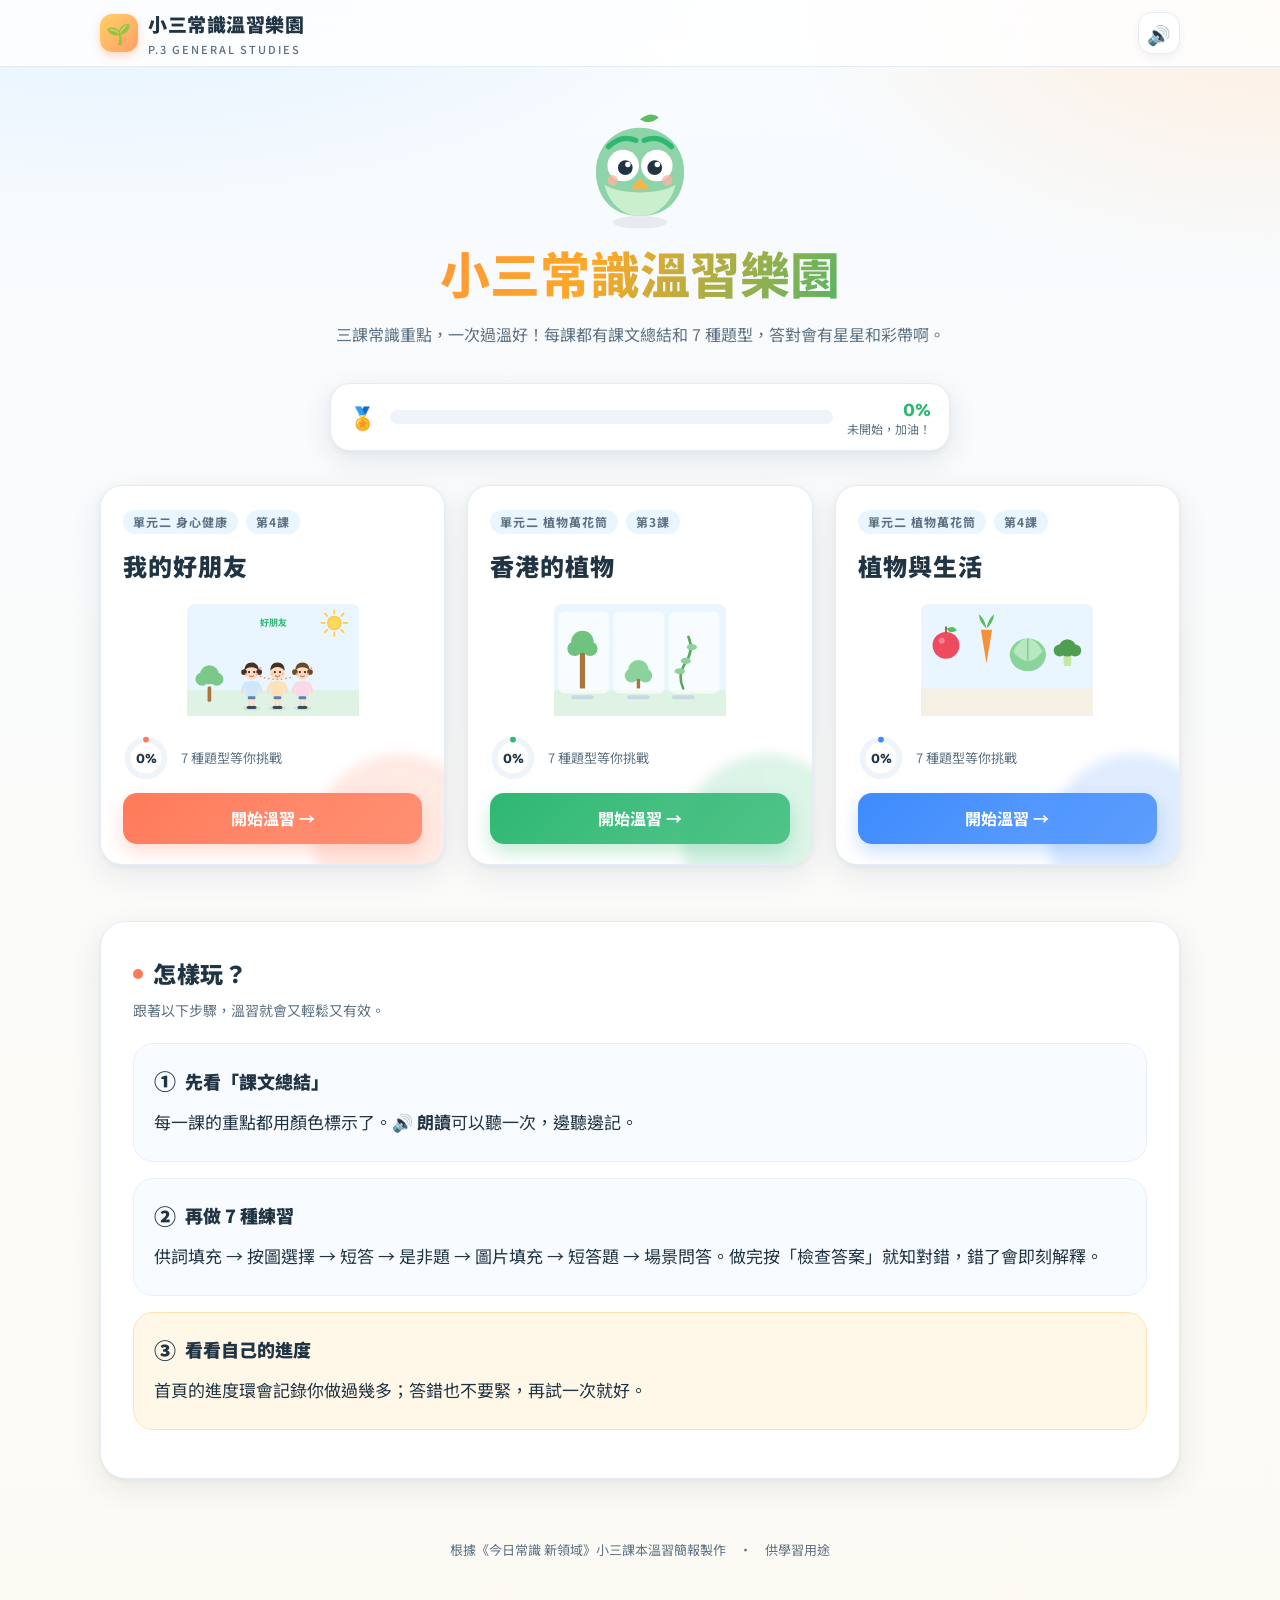
<file: index.html>
<!DOCTYPE html>
<html lang="zh-Hant-HK">
<head>
<meta charset="utf-8">
<meta name="viewport" content="width=device-width,initial-scale=1">
<title>小三常識溫習樂園｜我的好朋友・香港的植物・植物與生活</title>
<meta name="description" content="小三常識科三課溫習網站：課文總結 + 供詞填充、按圖選擇、短答、是非題、圖片填充、短答題、場景問答。">
<link rel="stylesheet" href="css/style.css">
<link rel="icon" href="data:image/svg+xml,<svg xmlns='http://www.w3.org/2000/svg' viewBox='0 0 100 100'><text y='.9em' font-size='90'>🌱</text></svg>">
</head>
<body data-page="home">

<header class="topbar">
  <div class="wrap">
    <a class="brand" href="index.html">
      <span class="logo">🌱</span>
      <span>小三常識溫習樂園<small>P.3 GENERAL STUDIES</small></span>
    </a>
    <span class="spacer"></span>
    <button class="icon-btn" id="soundBtn" title="音效開關">🔊</button>
  </div>
</header>

<main class="wrap">

  <section class="hero">
    <svg class="mascot" viewBox="0 0 120 120" xmlns="http://www.w3.org/2000/svg" aria-hidden="true">
      <ellipse cx="60" cy="106" rx="26" ry="6" fill="#213444" opacity=".08"/>
      <path d="M60 100 C30 100 18 78 18 58 C18 34 36 16 60 16 C84 16 102 34 102 58 C102 78 90 100 60 100Z" fill="#8fd3a8"/>
      <path d="M60 100 C42 100 30 86 26 70 C40 80 80 80 94 70 C90 86 78 100 60 100Z" fill="#c9efcd"/>
      <circle cx="44" cy="52" r="15" fill="#fff"/><circle cx="76" cy="52" r="15" fill="#fff"/>
      <circle cx="46" cy="54" r="7" fill="#213444"/><circle cx="74" cy="54" r="7" fill="#213444"/>
      <circle cx="48.5" cy="51" r="2.6" fill="#fff"/><circle cx="76.5" cy="51" r="2.6" fill="#fff"/>
      <path d="M60 64 l9 10 h-18z" fill="#ffb347"/>
      <path d="M30 34 q12 -12 26 -6" stroke="#2eb872" stroke-width="5" fill="none" stroke-linecap="round"/>
      <path d="M90 34 q-12 -12 -26 -6" stroke="#2eb872" stroke-width="5" fill="none" stroke-linecap="round"/>
      <path d="M60 8 q10 -8 18 -2 q-8 8 -18 2z" fill="#5fbb63"/>
      <circle cx="34" cy="66" r="5" fill="#ffb3a7" opacity=".75"/><circle cx="86" cy="66" r="5" fill="#ffb3a7" opacity=".75"/>
    </svg>
    <h1>小三常識溫習樂園</h1>
    <p>三課常識重點，一次過溫好！每課都有課文總結和 7 種題型，答對會有星星和彩帶啊。</p>
  </section>

  <div class="overall">
    <span style="font-size:22px">🏅</span>
    <div class="bar"><i id="overallBar"></i></div>
    <div style="text-align:right;line-height:1.2">
      <b id="overallTxt">0%</b>
      <div style="font-size:12px;color:var(--ink-soft)" id="overallNote">未開始，加油！</div>
    </div>
  </div>

  <section class="cards" id="cards"></section>

  <section class="panel" style="margin-bottom:60px">
    <h2><span class="dot"></span>怎樣玩？</h2>
    <p class="lead">跟著以下步驟，溫習就會又輕鬆又有效。</p>
    <div class="sum-card">
      <h4><span class="ic">①</span>先看「課文總結」</h4>
      <p>每一課的重點都用顏色標示了。<b>🔊 朗讀</b>可以聽一次，邊聽邊記。</p>
    </div>
    <div class="sum-card">
      <h4><span class="ic">②</span>再做 7 種練習</h4>
      <p>供詞填充 → 按圖選擇 → 短答 → 是非題 → 圖片填充 → 短答題 → 場景問答。做完按「檢查答案」就知對錯，錯了會即刻解釋。</p>
    </div>
    <div class="sum-card tip">
      <h4><span class="ic">③</span>看看自己的進度</h4>
      <p>首頁的進度環會記錄你做過幾多；答錯也不要緊，再試一次就好。</p>
    </div>
  </section>
</main>

<footer style="text-align:center;padding:0 0 40px;color:var(--ink-soft);font-size:13px">
  <div class="wrap">根據《今日常識 新領域》小三課本溫習簡報製作　·　供學習用途</div>
</footer>

<script src="js/pics.js"></script>
<script src="js/lesson1.js"></script>
<script src="js/lesson2.js"></script>
<script src="js/lesson3.js"></script>
<script src="js/engine.js"></script>
</body>
</html>
</file>
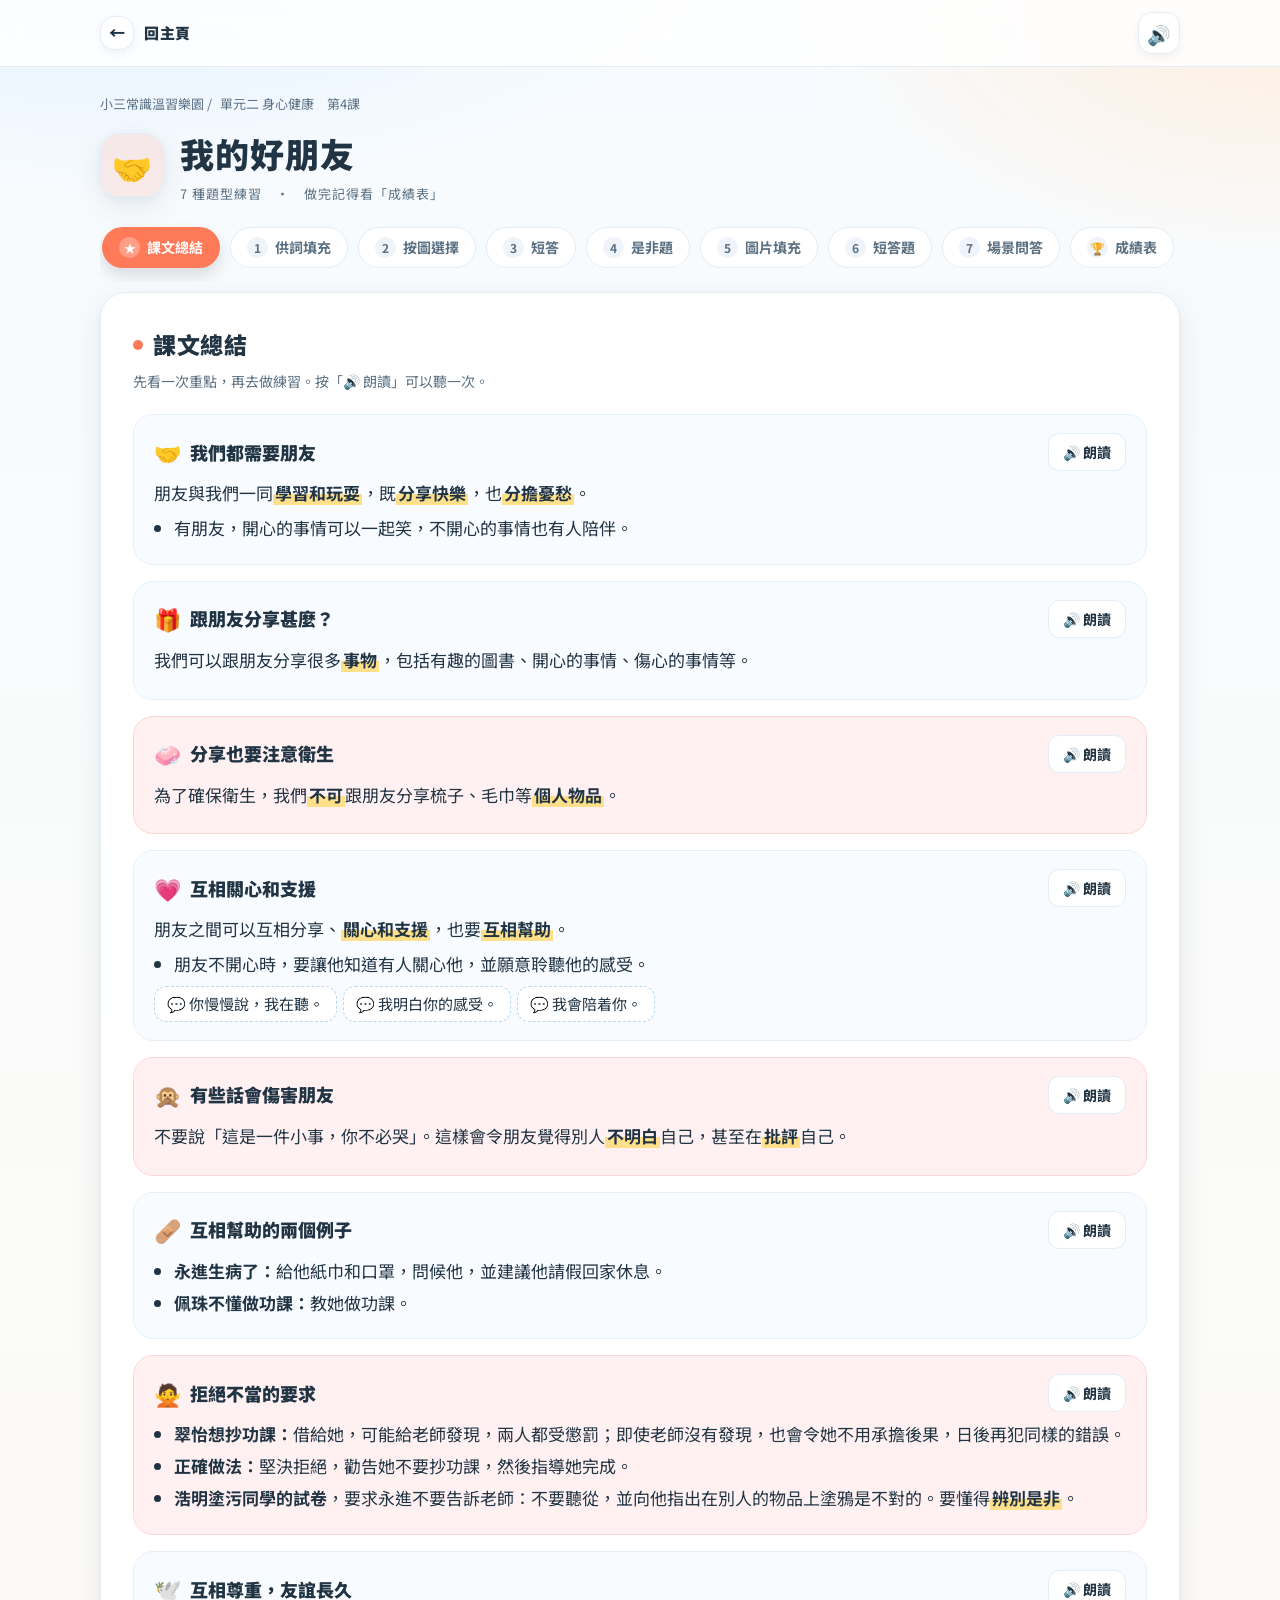
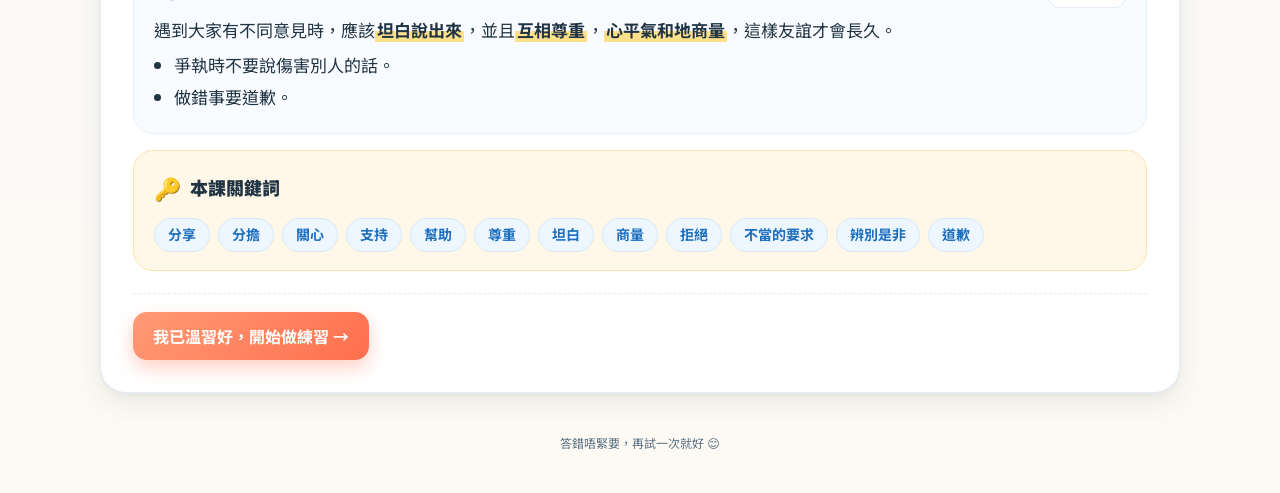
<file: lesson.html>
<!DOCTYPE html>
<html lang="zh-Hant-HK">
<head>
<meta charset="utf-8">
<meta name="viewport" content="width=device-width,initial-scale=1">
<title>溫習｜小三常識溫習樂園</title>
<link rel="stylesheet" href="css/style.css">
<link rel="icon" href="data:image/svg+xml,<svg xmlns='http://www.w3.org/2000/svg' viewBox='0 0 100 100'><text y='.9em' font-size='90'>🌱</text></svg>">
</head>
<body data-page="lesson">

<header class="topbar">
  <div class="wrap">
    <a class="brand" href="index.html" style="font-size:15px">
      <span class="icon-btn" style="width:34px;height:34px;font-size:16px">←</span>
      <span>回主頁</span>
    </a>
    <span class="spacer"></span>
    <button class="icon-btn" id="soundBtn" title="音效開關">🔊</button>
  </div>
</header>

<main class="wrap">
  <section class="lesson-head">
    <div class="crumb">小三常識溫習樂園 / <span id="lSub">—</span></div>
    <div class="lesson-title">
      <div class="badge" id="lBadge">🤝</div>
      <div>
        <h1 id="lTitle">載入中…</h1>
        <div class="sub" id="lSub2"></div>
      </div>
    </div>
    <nav class="steps" id="steps"></nav>
  </section>

  <section class="panel" id="panel"></section>
</main>

<footer style="text-align:center;padding:0 0 40px;color:var(--ink-soft);font-size:12px">
  <div class="wrap">答錯唔緊要，再試一次就好 😊</div>
</footer>

<script src="js/pics.js"></script>
<script src="js/lesson1.js"></script>
<script src="js/lesson2.js"></script>
<script src="js/lesson3.js"></script>
<script src="js/engine.js"></script>
</body>
</html>
</file>
<file: css/style.css>
/* 小三常識溫習樂園 — 樣式 */
@import url('https://fonts.googleapis.com/css2?family=Baloo+2:wght@500;700;800&family=Noto+Sans+HK:wght@400;500;700;900&display=swap');

:root{
  --ink:#213444;
  --ink-soft:#5b7183;
  --paper:#ffffff;
  --line:#e4edf5;
  --sky:#eaf6ff;
  --cream:#fff7ec;
  --c1:#ff7a59;
  --c2:#2eb872;
  --c3:#3d8bfd;
  --gold:#ffc107;
  --ok:#18a86b;
  --no:#ef4b5f;
  --r:22px;
  --shadow:0 10px 30px rgba(33,52,68,.09), 0 2px 6px rgba(33,52,68,.05);
}

*{box-sizing:border-box;-webkit-tap-highlight-color:transparent}
html,body{margin:0;padding:0}
body{
  font-family:'Noto Sans HK','PingFang HK','Microsoft JhengHei',system-ui,sans-serif;
  color:var(--ink);
  background:
    radial-gradient(1100px 500px at 8% -5%, #dff0ff 0%, transparent 60%),
    radial-gradient(900px 500px at 100% 0%, #ffeede 0%, transparent 55%),
    linear-gradient(180deg,#f7fbff 0%, #fdfaf4 100%);
  min-height:100vh;
  line-height:1.7;
  font-size:17px;
  overflow-x:hidden;
}
img,svg{max-width:100%}
a{color:inherit;text-decoration:none}
button{font-family:inherit;font-size:inherit;cursor:pointer;border:none;background:none;color:inherit}
.wrap{width:min(1080px,94vw);margin:0 auto}

/* ── 頂欄 ── */
.topbar{
  position:sticky;top:0;z-index:40;
  backdrop-filter:blur(12px);
  background:rgba(255,255,255,.82);
  border-bottom:1px solid var(--line);
}
.topbar .wrap{display:flex;align-items:center;gap:14px;height:66px}
.brand{display:flex;align-items:center;gap:10px;font-weight:900;font-size:19px;letter-spacing:.5px}
.brand .logo{width:38px;height:38px;border-radius:12px;display:grid;place-items:center;background:linear-gradient(135deg,#ffd166,#ff9f68);font-size:20px;box-shadow:0 4px 10px rgba(255,159,104,.4)}
.brand small{display:block;font-size:11px;font-weight:500;color:var(--ink-soft);letter-spacing:2px}
.spacer{flex:1}
.icon-btn{
  width:42px;height:42px;border-radius:14px;display:grid;place-items:center;
  background:#fff;border:1px solid var(--line);box-shadow:0 3px 8px rgba(33,52,68,.06);
  font-size:19px;transition:.18s;
}
.icon-btn:hover{transform:translateY(-2px)}
.icon-btn.off{opacity:.42}

/* ── 首頁 ── */
.hero{padding:44px 0 8px;text-align:center;position:relative}
.hero h1{
  font-family:'Baloo 2','Noto Sans HK',sans-serif;
  font-size:clamp(30px,5.4vw,50px);line-height:1.25;margin:0 0 10px;font-weight:800;
  background:linear-gradient(120deg,#ff7a59,#ffa726 45%,#2eb872 75%,#3d8bfd);
  -webkit-background-clip:text;background-clip:text;color:transparent;
}
.hero p{color:var(--ink-soft);margin:0 auto;max-width:640px;font-size:16px}
.hero .mascot{width:126px;height:126px;margin:0 auto 4px;animation:bob 3.4s ease-in-out infinite}
@keyframes bob{0%,100%{transform:translateY(0) rotate(-2deg)}50%{transform:translateY(-10px) rotate(2deg)}}

.overall{
  margin:26px auto 34px;max-width:620px;background:#fff;border-radius:20px;padding:14px 18px;
  box-shadow:var(--shadow);display:flex;align-items:center;gap:14px;border:1px solid var(--line);
}
.overall .bar{flex:1;height:14px;border-radius:99px;background:#eef4f9;overflow:hidden}
.overall .bar i{display:block;height:100%;width:0;border-radius:99px;background:linear-gradient(90deg,#ffc107,#2eb872);transition:width .6s cubic-bezier(.4,1.4,.4,1)}
.overall b{font-family:'Baloo 2',sans-serif;font-size:20px;color:var(--c2)}

.cards{display:grid;grid-template-columns:repeat(auto-fit,minmax(290px,1fr));gap:22px;padding-bottom:50px}
.lcard{
  background:#fff;border-radius:var(--r);padding:24px 22px 20px;box-shadow:var(--shadow);
  border:1px solid var(--line);position:relative;overflow:hidden;transition:.25s;
  display:flex;flex-direction:column;gap:12px;
}
.lcard:hover{transform:translateY(-6px);box-shadow:0 22px 44px rgba(33,52,68,.14)}
.lcard .glow{position:absolute;inset:auto -40px -60px auto;width:170px;height:170px;border-radius:50%;filter:blur(6px);opacity:.16}
.lcard .tag{font-size:12px;font-weight:700;letter-spacing:1px;color:var(--ink-soft);display:flex;gap:8px;align-items:center}
.lcard .tag span{background:var(--sky);border-radius:99px;padding:2px 10px}
.lcard h3{margin:0;font-size:24px;font-weight:900;letter-spacing:1px}
.lcard .art{height:118px;display:grid;place-items:center;margin:2px 0 4px}
.lcard .art svg{height:112px;width:auto}
.lcard .meta{display:flex;align-items:center;gap:12px;font-size:13px;color:var(--ink-soft)}
.ring{width:46px;height:46px;flex:none}
.ring text{font-family:'Baloo 2',sans-serif;font-size:13px;font-weight:700;fill:var(--ink)}
.btn{
  display:inline-flex;align-items:center;justify-content:center;gap:8px;
  padding:12px 20px;border-radius:14px;font-weight:700;font-size:16px;
  background:linear-gradient(135deg,#ff9a76,#ff6f4d);color:#fff;
  box-shadow:0 8px 18px rgba(255,111,77,.32);transition:.18s;
}
.btn:hover{transform:translateY(-2px)}
.btn:active{transform:translateY(0) scale(.98)}
.btn.ghost{background:#fff;color:var(--ink);border:1.5px solid var(--line);box-shadow:none}
.btn.green{background:linear-gradient(135deg,#4ed08a,#1fa564);box-shadow:0 8px 18px rgba(31,165,100,.28)}
.btn.blue{background:linear-gradient(135deg,#6aa8ff,#2f74e8);box-shadow:0 8px 18px rgba(47,116,232,.28)}
.btn.gold{background:linear-gradient(135deg,#ffd45e,#ffab00);box-shadow:0 8px 18px rgba(255,171,0,.3);color:#6b4300}
.btn.sm{padding:8px 14px;font-size:14px;border-radius:11px}
.btn:disabled{opacity:.5;box-shadow:none;cursor:not-allowed;transform:none}

/* ── 課題頁 ── */
.lesson-head{padding:26px 0 4px}
.crumb{display:flex;align-items:center;gap:8px;font-size:13px;color:var(--ink-soft);margin-bottom:10px}
.lesson-title{display:flex;align-items:center;gap:16px;flex-wrap:wrap}
.lesson-title .badge{
  width:64px;height:64px;border-radius:20px;display:grid;place-items:center;font-size:32px;
  background:#fff;box-shadow:var(--shadow);border:1px solid var(--line);flex:none;
}
.lesson-title h1{margin:0;font-size:clamp(24px,4vw,34px);font-weight:900;letter-spacing:1px}
.lesson-title .sub{font-size:13px;color:var(--ink-soft);letter-spacing:1px}

/* 步驟導覽 */
.steps{
  display:flex;gap:10px;overflow-x:auto;padding:16px 2px 14px;margin-top:6px;
  scrollbar-width:none;
}
.steps::-webkit-scrollbar{display:none}
.step{
  flex:none;display:flex;align-items:center;gap:7px;padding:9px 16px;border-radius:99px;
  background:#fff;border:1.5px solid var(--line);font-size:14px;font-weight:700;color:var(--ink-soft);
  transition:.18s;white-space:nowrap;
}
.step .n{width:21px;height:21px;border-radius:50%;display:grid;place-items:center;font-size:12px;background:#eef4f9;color:var(--ink-soft)}
.step.active{background:var(--stepColor,#ff7a59);border-color:transparent;color:#fff;box-shadow:0 8px 16px rgba(0,0,0,.12)}
.step.active .n{background:rgba(255,255,255,.28);color:#fff}
.step.done{border-color:#bfe9d3;background:#f2fdf7}
.step.done .n{background:#d7f5e5;color:#12845a}
.step.done::after{content:'✓';font-size:12px;color:#12845a;font-weight:900}

/* 卡片區 */
.panel{
  background:#fff;border-radius:26px;box-shadow:var(--shadow);border:1px solid var(--line);
  padding:clamp(18px,3vw,32px);margin:6px 0 40px;animation:fadeUp .35s ease both;
}
@keyframes fadeUp{from{opacity:0;transform:translateY(12px)}to{opacity:1;transform:none}}
.panel h2{margin:0 0 6px;font-size:23px;font-weight:900;letter-spacing:.5px;display:flex;align-items:center;gap:10px}
.panel h2 .dot{width:10px;height:10px;border-radius:50%;background:var(--stepColor,#ff7a59);flex:none}
.panel .lead{color:var(--ink-soft);font-size:14px;margin:0 0 20px}

/* 總結 */
.sum-card{border-radius:20px;padding:18px 20px;margin-bottom:16px;background:#f8fbff;border:1px solid #e6f0fa;position:relative}
.sum-card h4{margin:0 0 8px;font-size:18px;display:flex;align-items:center;gap:9px;font-weight:900}
.sum-card h4 .ic{font-size:22px}
.sum-card p{margin:0 0 6px}
.sum-card ul{margin:6px 0 0;padding-left:1.15em}
.sum-card li{margin:3px 0}
.sum-card .key{background:linear-gradient(180deg,transparent 58%,#ffe08a 58%);font-weight:700;padding:0 2px}
.sum-card.tip{background:#fff8e9;border-color:#ffe3ad}
.sum-card.warn{background:#fff1f1;border-color:#ffd4d4}
.sum-card .say{display:inline-flex;gap:8px;align-items:center;background:#fff;border:1px dashed #b7d7f5;border-radius:12px;padding:4px 12px;margin:4px 6px 0 0;font-size:15px}
.chipset{display:flex;flex-wrap:wrap;gap:8px;margin-top:12px}
.chip{background:#eef7ff;border:1px solid #d5e8fb;color:#1f6fbf;border-radius:99px;padding:4px 13px;font-size:14px;font-weight:700}

/* 練習 */
.q{background:#fbfdff;border:1px solid #e8f1f9;border-radius:18px;padding:18px;margin-bottom:16px;transition:.2s}
.q.answered{border-color:#cfe8ff;background:#f7fbff}
.q-head{display:flex;gap:10px;align-items:flex-start;margin-bottom:10px}
.q-no{
  flex:none;width:28px;height:28px;border-radius:9px;display:grid;place-items:center;
  background:var(--stepColor,#ff7a59);color:#fff;font-weight:900;font-size:14px;
}
.q-text{margin:0;font-size:17px;font-weight:700;line-height:1.75}
.q-fig{margin:10px 0 4px;display:grid;place-items:center}
.q-fig svg{max-height:230px;width:auto;border-radius:16px}
.opts{display:grid;grid-template-columns:repeat(auto-fit,minmax(140px,1fr));gap:10px;margin-top:12px}
.opt{
  text-align:left;padding:12px 14px;border-radius:14px;background:#fff;border:2px solid var(--line);
  font-weight:700;transition:.15s;display:flex;gap:10px;align-items:center;font-size:16px;
}
.opt .ol{width:24px;height:24px;border-radius:8px;background:#eef4f9;display:grid;place-items:center;font-size:13px;flex:none;font-weight:900;color:var(--ink-soft)}
.opt:hover{border-color:#bcdcfb;transform:translateY(-2px)}
.opt.picked{border-color:var(--c3);background:#f2f8ff}
.opt.right{border-color:var(--ok);background:#effbf5}
.opt.right .ol{background:var(--ok);color:#fff}
.opt.wrong{border-color:var(--no);background:#fff3f5}
.opt.wrong .ol{background:var(--no);color:#fff}
.opt.locked{cursor:default;transform:none}

.tf-row{display:flex;gap:12px;margin-top:10px}
.tf-row .opt{flex:1;justify-content:center;font-size:18px}

/* 輸入 */
.blank{
  display:inline-block;text-align:center;min-width:88px;height:34px;line-height:32px;
  border-bottom:3px solid #8fb6d9;background:#f4faff;border-radius:6px 6px 0 0;
  padding:0 10px;font-weight:700;font-size:17px;color:var(--c3);margin:0 3px;vertical-align:-5px;
}
.blank.empty{color:#a8bccd;font-weight:400}
.blank.correct{border-color:var(--ok);background:#effbf5;color:#12845a}
.blank.wrong{border-color:var(--no);background:#fff3f5;color:var(--no)}
.blank.sel{border-color:var(--gold);background:#fffbe9}

.bank{display:flex;flex-wrap:wrap;gap:9px;margin:0 0 14px;padding:12px;background:#eef8ff;border-radius:14px;border:1px dashed #b9dcfa}
.bank .label{font-size:13px;font-weight:700;color:#3d7fb8;width:100%;letter-spacing:1px}
.word{
  padding:7px 15px;border-radius:11px;background:#fff;border:2px solid #cfe7fb;font-weight:700;
  box-shadow:0 3px 0 #d9ecfb;transition:.14s;font-size:16px;
}
.word:hover{transform:translateY(-2px)}
.word.sel{border-color:var(--gold);background:#fff8de;box-shadow:0 3px 0 #ffe08a;color:#8a5a00}
.word.used{opacity:.4}

input.txt{
  width:100%;padding:11px 14px;border-radius:13px;border:2px solid #d9e7f3;background:#fff;
  font-size:17px;font-family:inherit;color:var(--ink);transition:.15s;
}
input.txt:focus,textarea.txt:focus{outline:none;border-color:#7fb7f0;box-shadow:0 0 0 4px rgba(127,183,240,.18)}
input.txt.correct{border-color:var(--ok);background:#f4fdf8}
input.txt.wrong{border-color:var(--no);background:#fff5f6}
textarea.txt{width:100%;min-height:96px;padding:12px 14px;border-radius:13px;border:2px solid #d9e7f3;font-family:inherit;font-size:16px;line-height:1.7;resize:vertical}
.short-input{max-width:420px}

.fb{margin-top:12px;padding:11px 14px;border-radius:13px;font-size:15px;display:none;line-height:1.65}
.fb.show{display:block;animation:fadeUp .25s both}
.fb.ok{background:#eefbf4;border:1px solid #b7e9d0;color:#0f7a52}
.fb.no{background:#fff2f4;border:1px solid #ffc9d2;color:#c02b3f}
.fb.info{background:#fff8e7;border:1px solid #ffe0a3;color:#8a5c00}
.fb b{font-weight:900}

.footer-row{display:flex;gap:12px;flex-wrap:wrap;align-items:center;margin-top:22px;padding-top:18px;border-top:1px dashed var(--line)}
.score-pill{margin-left:auto;font-weight:900;color:var(--c2);font-family:'Baloo 2',sans-serif;font-size:18px}

/* 圖片填充 */
.picfill{position:relative;width:100%;max-width:640px;margin:8px auto 6px;border-radius:18px;overflow:hidden;background:#f4fbff}
.picfill .art{position:relative;width:100%}
.picfill .art svg{display:block;width:100%;height:auto}
.pf-slot{
  position:absolute;transform:translate(-50%,-50%);
  width:104px;height:38px;border-radius:10px;border:2px solid #7fb7f0;background:rgba(255,255,255,.95);
  font-size:15px;font-weight:700;text-align:center;color:var(--c3);padding:0 4px;
  box-shadow:0 3px 10px rgba(33,52,68,.14);
}
.pf-slot:focus{outline:none;border-color:var(--gold);box-shadow:0 0 0 4px rgba(255,193,7,.28)}
.pf-slot.correct{border-color:var(--ok);background:#effbf5;color:#12845a}
.pf-slot.wrong{border-color:var(--no);background:#fff3f5;color:var(--no)}

/* 場景 */
.scene{background:linear-gradient(180deg,#f7fcff,#fff);border:1px solid #dfeefb;border-radius:20px;padding:18px;margin-bottom:18px}
.scene .s-title{font-weight:900;font-size:18px;display:flex;gap:8px;align-items:center;margin-bottom:6px}
.scene .story{background:#fff;border-radius:14px;padding:12px 14px;border:1px dashed #cfe4f7;font-size:16px;line-height:1.85}
.scene .story .who{font-weight:900;color:#2f74e8}
.sub-q{border-top:1px dashed #e2eef8;padding-top:14px;margin-top:14px}
.sub-q .q-text{font-size:16px}

/* 完成 */
.done-card{text-align:center;padding:30px 16px}
.done-card .trophy{font-size:72px;animation:pop .6s cubic-bezier(.3,1.6,.5,1) both}
@keyframes pop{from{transform:scale(.4);opacity:0}to{transform:scale(1);opacity:1}}
.done-card h2{justify-content:center;font-size:28px}
.stars-big{font-size:40px;letter-spacing:6px;margin:10px 0}
.stat-grid{display:grid;grid-template-columns:repeat(auto-fit,minmax(120px,1fr));gap:12px;max-width:560px;margin:18px auto}
.stat{background:#f8fbff;border:1px solid #e6f0fa;border-radius:16px;padding:12px}
.stat b{display:block;font-family:'Baloo 2',sans-serif;font-size:26px;color:var(--c3)}
.stat span{font-size:13px;color:var(--ink-soft)}

/* 彩帶 */
.confetti{position:fixed;top:-12px;width:9px;height:14px;border-radius:2px;pointer-events:none;z-index:99}
@keyframes fall{to{transform:translateY(105vh) rotate(720deg);opacity:.2}}

/* 小提示 */
.toast{
  position:fixed;left:50%;bottom:26px;transform:translate(-50%,20px);z-index:120;
  background:var(--ink);color:#fff;padding:10px 20px;border-radius:99px;font-size:15px;font-weight:700;
  opacity:0;transition:.3s;pointer-events:none;box-shadow:0 10px 24px rgba(0,0,0,.2)
}
.toast.show{opacity:1;transform:translate(-50%,0)}

@media (max-width:600px){
  body{font-size:16px}
  .opt{font-size:15px;padding:11px}
  .opts{grid-template-columns:1fr;gap:8px}
  .tf-row{flex-direction:row;gap:10px}
  .q-text{font-size:16px}
  .blank{min-width:56px;height:30px;line-height:28px;font-size:15px;padding:0 7px;margin:0 2px;vertical-align:-4px}
  .q-text{line-height:1.95}
  .pf-slot{width:72px;height:32px;font-size:13px;border-width:2px}
  .picfill{border-radius:14px}
  .steps{padding-bottom:10px}
  .topbar .wrap{height:58px}
  .brand{font-size:16px}
}
@media print{.topbar,.steps,.footer-row,.btn{display:none}}
</file>
